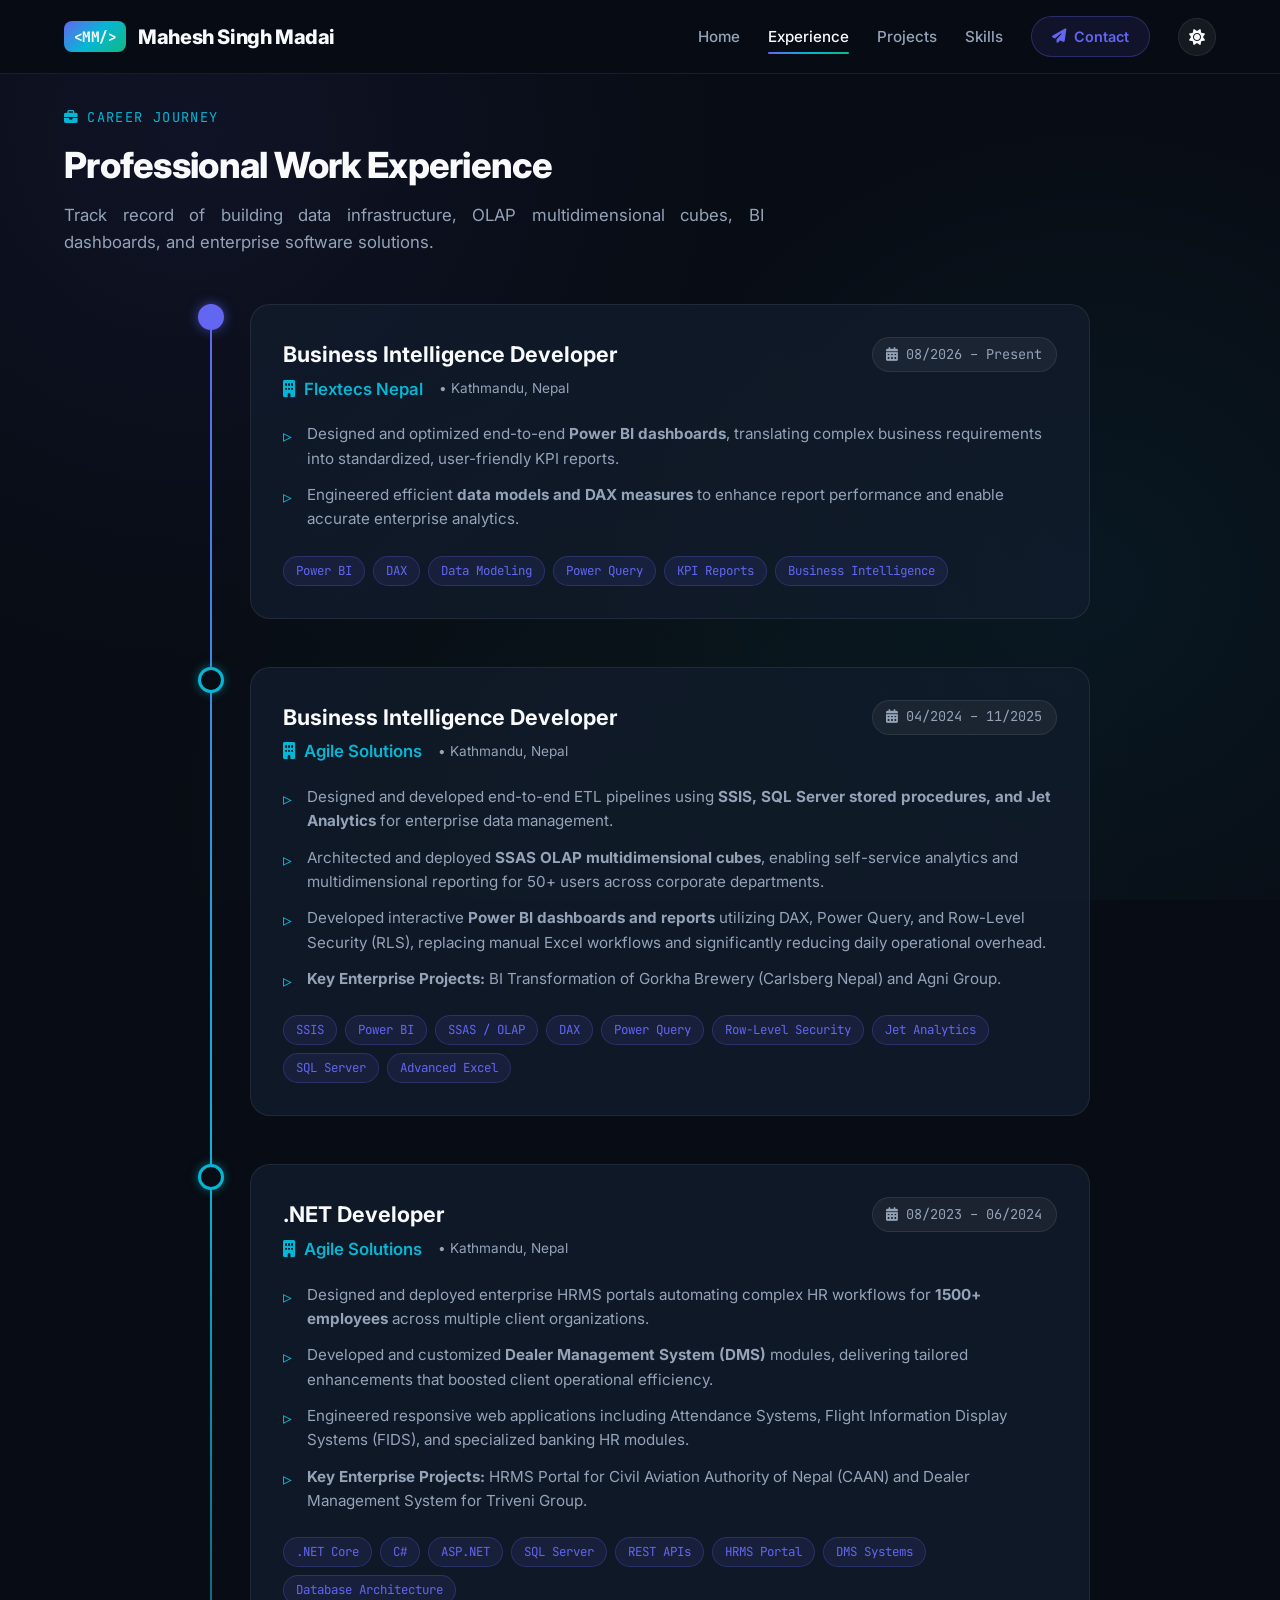
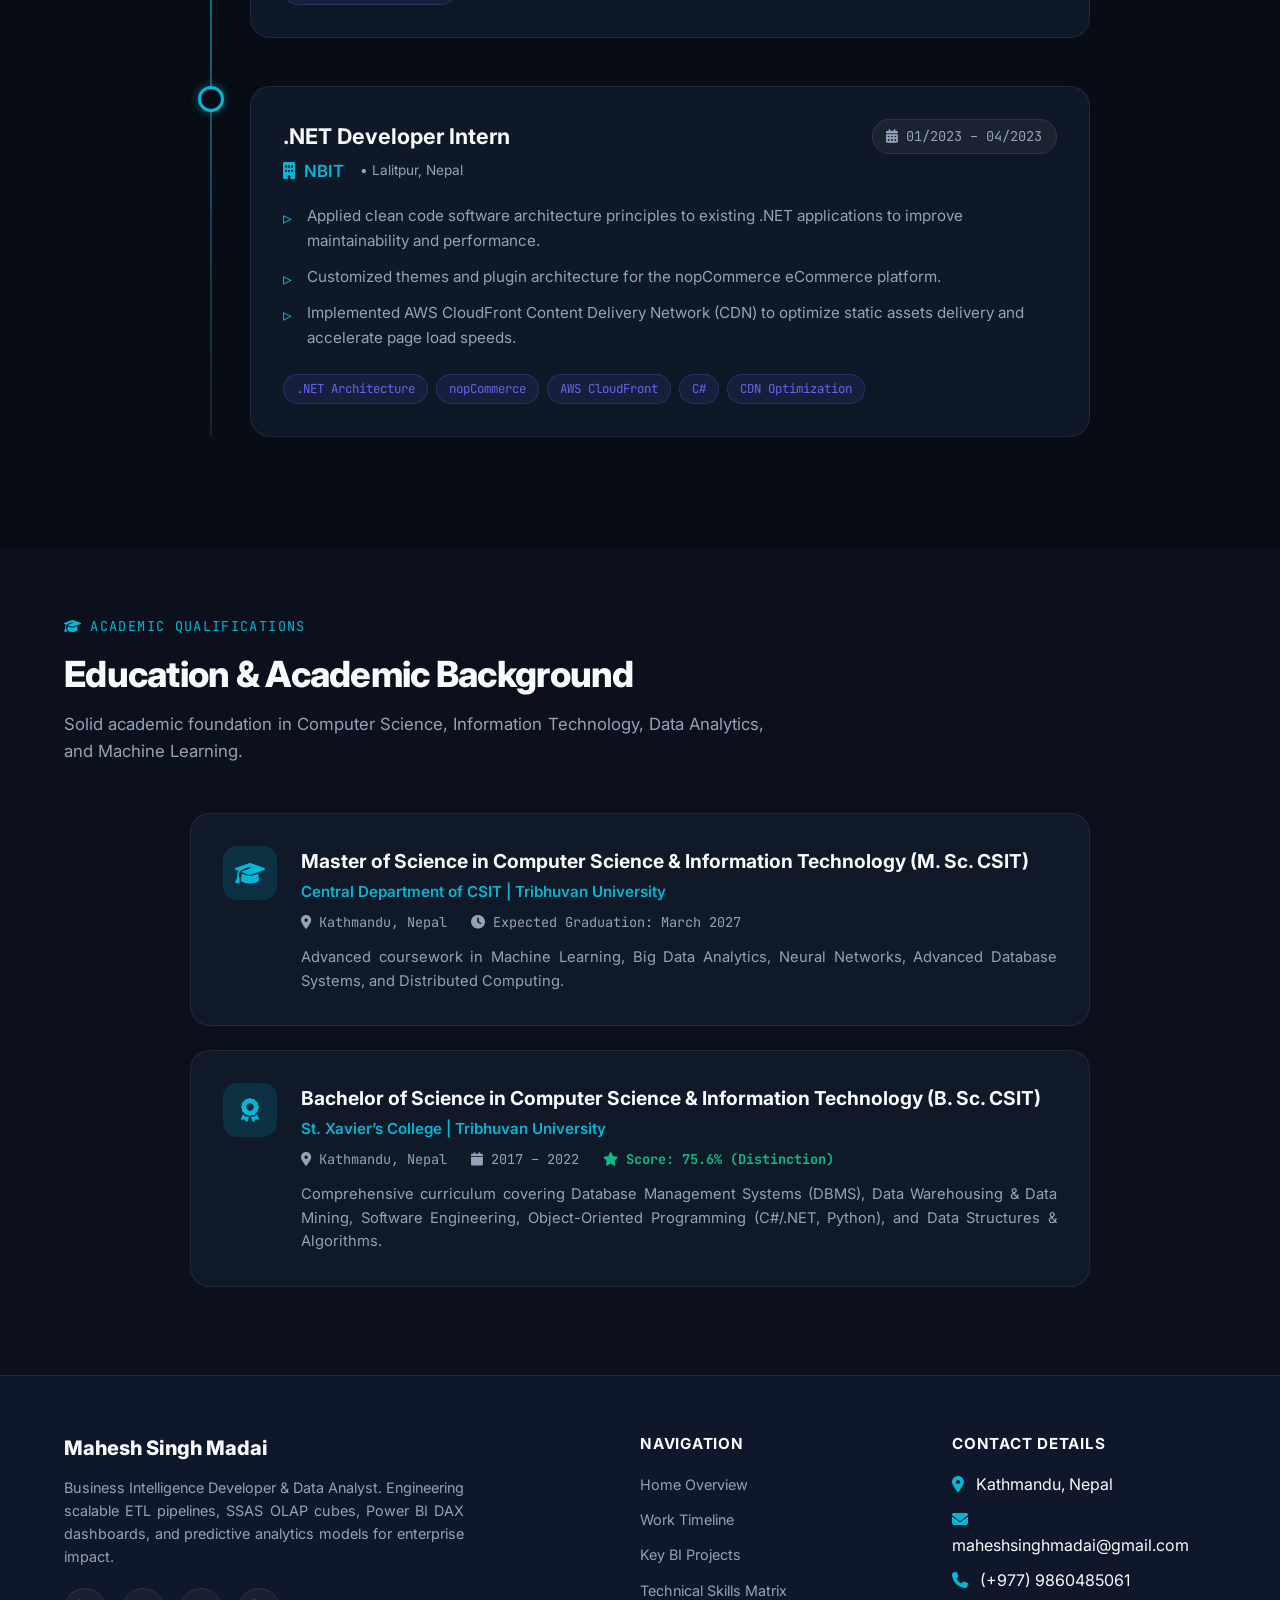
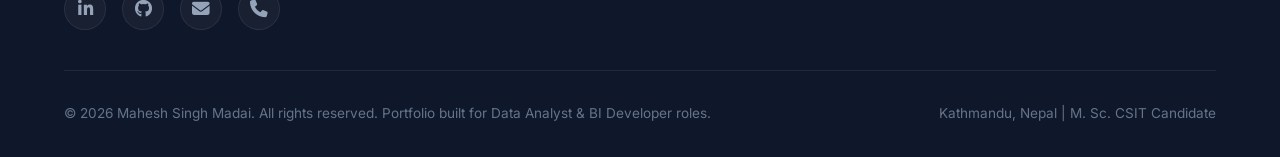
<file: experience.html>
<!DOCTYPE html>
<html lang="en">
<head>
    <meta charset="UTF-8">
    <meta name="viewport" content="width=device-width, initial-scale=1.0">
    <meta name="author" content="Mahesh Singh Madai">
    <meta name="description" content="Professional experience and education timeline of Mahesh Singh Madai - BI Developer & Data Analyst. Experience at Flextecs Nepal, Agile Solutions, NBIT, Carlsberg Nepal, and CAAN projects.">
    <title>Mahesh Singh Madai | Work Experience & Education</title>
    
    <!-- Font Awesome 6 Icons CDN -->
    <link rel="stylesheet" href="https://cdnjs.cloudflare.com/ajax/libs/font-awesome/6.4.0/css/all.min.css">
    <link rel="stylesheet" href="styles.css">
</head>
<body>

<div id="header-placeholder"></div>

<section class="section">
    <div class="container">
        <div class="section-head">
            <div class="section-tag"><i class="fa-solid fa-briefcase"></i> Career Journey</div>
            <h2 class="section-title">Professional Work Experience</h2>
            <p class="section-desc">Track record of building data infrastructure, OLAP multidimensional cubes, BI dashboards, and enterprise software solutions.</p>
        </div>

        <div class="timeline">
            <!-- JOB 1: BI Developer - Flextecs Nepal -->
            <div class="timeline-item active">
                <div class="timeline-marker"></div>
                <div class="job-card">
                    <div class="job-header">
                        <div class="job-title-group">
                            <h3>Business Intelligence Developer</h3>
                            <div class="job-company">
                                <i class="fa-solid fa-building"></i> Flextecs Nepal
                                <span style="font-size: 0.85rem; color: var(--text-muted); font-weight: normal; margin-left: 0.5rem;">• Kathmandu, Nepal</span>
                            </div>
                        </div>
                        <div class="job-period">
                            <i class="fa-solid fa-calendar-days"></i> 08/2026 – Present
                        </div>
                    </div>

                    <ul class="job-bullets">
                        <li>
                            Designed and optimized end-to-end <strong>Power BI dashboards</strong>, translating complex business requirements into standardized, user-friendly KPI reports.
                        </li>
                        <li>
                            Engineered efficient <strong>data models and DAX measures</strong> to enhance report performance and enable accurate enterprise analytics.
                        </li>
                    </ul>

                    <div class="tech-tags">
                        <span class="tag">Power BI</span>
                        <span class="tag">DAX</span>
                        <span class="tag">Data Modeling</span>
                        <span class="tag">Power Query</span>
                        <span class="tag">KPI Reports</span>
                        <span class="tag">Business Intelligence</span>
                    </div>
                </div>
            </div>

            <!-- JOB 2: BI Developer - Agile Solutions -->
            <div class="timeline-item">
                <div class="timeline-marker"></div>
                <div class="job-card">
                    <div class="job-header">
                        <div class="job-title-group">
                            <h3>Business Intelligence Developer</h3>
                            <div class="job-company">
                                <i class="fa-solid fa-building"></i> Agile Solutions
                                <span style="font-size: 0.85rem; color: var(--text-muted); font-weight: normal; margin-left: 0.5rem;">• Kathmandu, Nepal</span>
                            </div>
                        </div>
                        <div class="job-period">
                            <i class="fa-solid fa-calendar-days"></i> 04/2024 – 11/2025
                        </div>
                    </div>

                    <ul class="job-bullets">
                        <li>
                            Designed and developed end-to-end ETL pipelines using <strong>SSIS, SQL Server stored procedures, and Jet Analytics</strong> for enterprise data management.
                        </li>
                        <li>
                            Architected and deployed <strong>SSAS OLAP multidimensional cubes</strong>, enabling self-service analytics and multidimensional reporting for 50+ users across corporate departments.
                        </li>
                        <li>
                            Developed interactive <strong>Power BI dashboards and reports</strong> utilizing DAX, Power Query, and Row-Level Security (RLS), replacing manual Excel workflows and significantly reducing daily operational overhead.
                        </li>
                        <li>
                            <strong>Key Enterprise Projects:</strong> BI Transformation of Gorkha Brewery (Carlsberg Nepal) and Agni Group.
                        </li>
                    </ul>

                    <div class="tech-tags">
                        <span class="tag">SSIS</span>
                        <span class="tag">Power BI</span>
                        <span class="tag">SSAS / OLAP</span>
                        <span class="tag">DAX</span>
                        <span class="tag">Power Query</span>
                        <span class="tag">Row-Level Security</span>
                        <span class="tag">Jet Analytics</span>
                        <span class="tag">SQL Server</span>
                        <span class="tag">Advanced Excel</span>
                    </div>
                </div>
            </div>

            <!-- JOB 2: .NET Developer -->
            <div class="timeline-item">
                <div class="timeline-marker"></div>
                <div class="job-card">
                    <div class="job-header">
                        <div class="job-title-group">
                            <h3>.NET Developer</h3>
                            <div class="job-company">
                                <i class="fa-solid fa-building"></i> Agile Solutions
                                <span style="font-size: 0.85rem; color: var(--text-muted); font-weight: normal; margin-left: 0.5rem;">• Kathmandu, Nepal</span>
                            </div>
                        </div>
                        <div class="job-period">
                            <i class="fa-solid fa-calendar-days"></i> 08/2023 – 06/2024
                        </div>
                    </div>

                    <ul class="job-bullets">
                        <li>
                            Designed and deployed enterprise HRMS portals automating complex HR workflows for <strong>1500+ employees</strong> across multiple client organizations.
                        </li>
                        <li>
                            Developed and customized <strong>Dealer Management System (DMS)</strong> modules, delivering tailored enhancements that boosted client operational efficiency.
                        </li>
                        <li>
                            Engineered responsive web applications including Attendance Systems, Flight Information Display Systems (FIDS), and specialized banking HR modules.
                        </li>
                        <li>
                            <strong>Key Enterprise Projects:</strong> HRMS Portal for Civil Aviation Authority of Nepal (CAAN) and Dealer Management System for Triveni Group.
                        </li>
                    </ul>

                    <div class="tech-tags">
                        <span class="tag">.NET Core</span>
                        <span class="tag">C#</span>
                        <span class="tag">ASP.NET</span>
                        <span class="tag">SQL Server</span>
                        <span class="tag">REST APIs</span>
                        <span class="tag">HRMS Portal</span>
                        <span class="tag">DMS Systems</span>
                        <span class="tag">Database Architecture</span>
                    </div>
                </div>
            </div>

            <!-- JOB 3: .NET Developer Intern -->
            <div class="timeline-item">
                <div class="timeline-marker"></div>
                <div class="job-card">
                    <div class="job-header">
                        <div class="job-title-group">
                            <h3>.NET Developer Intern</h3>
                            <div class="job-company">
                                <i class="fa-solid fa-building"></i> NBIT
                                <span style="font-size: 0.85rem; color: var(--text-muted); font-weight: normal; margin-left: 0.5rem;">• Lalitpur, Nepal</span>
                            </div>
                        </div>
                        <div class="job-period">
                            <i class="fa-solid fa-calendar-days"></i> 01/2023 – 04/2023
                        </div>
                    </div>

                    <ul class="job-bullets">
                        <li>
                            Applied clean code software architecture principles to existing .NET applications to improve maintainability and performance.
                        </li>
                        <li>
                            Customized themes and plugin architecture for the nopCommerce eCommerce platform.
                        </li>
                        <li>
                            Implemented AWS CloudFront Content Delivery Network (CDN) to optimize static assets delivery and accelerate page load speeds.
                        </li>
                    </ul>

                    <div class="tech-tags">
                        <span class="tag">.NET Architecture</span>
                        <span class="tag">nopCommerce</span>
                        <span class="tag">AWS CloudFront</span>
                        <span class="tag">C#</span>
                        <span class="tag">CDN Optimization</span>
                    </div>
                </div>
            </div>
        </div>
    </div>
</section>

<!-- EDUCATION SECTION -->
<section class="section" style="background: rgba(15, 23, 42, 0.4);">
    <div class="container">
        <div class="section-head">
            <div class="section-tag"><i class="fa-solid fa-graduation-cap"></i> Academic Qualifications</div>
            <h2 class="section-title">Education & Academic Background</h2>
            <p class="section-desc">Solid academic foundation in Computer Science, Information Technology, Data Analytics, and Machine Learning.</p>
        </div>

        <div style="max-width: 900px; margin: 0 auto;">
            <!-- Master's Degree -->
            <div class="edu-card">
                <div class="edu-icon">
                    <i class="fa-solid fa-graduation-cap"></i>
                </div>
                <div class="edu-details" style="flex-grow: 1;">
                    <h3>Master of Science in Computer Science & Information Technology (M. Sc. CSIT)</h3>
                    <div class="edu-institution">Central Department of CSIT | Tribhuvan University</div>
                    <div class="edu-meta">
                        <span><i class="fa-solid fa-location-dot"></i> Kathmandu, Nepal</span>
                        <span><i class="fa-solid fa-clock"></i> Expected Graduation: March 2027</span>
                    </div>
                    <p style="color: var(--text-muted); font-size: 0.92rem; margin-top: 0.75rem;">
                        Advanced coursework in Machine Learning, Big Data Analytics, Neural Networks, Advanced Database Systems, and Distributed Computing.
                    </p>
                </div>
            </div>

            <!-- Bachelor's Degree -->
            <div class="edu-card">
                <div class="edu-icon">
                    <i class="fa-solid fa-award"></i>
                </div>
                <div class="edu-details" style="flex-grow: 1;">
                    <h3>Bachelor of Science in Computer Science & Information Technology (B. Sc. CSIT)</h3>
                    <div class="edu-institution">St. Xavier’s College | Tribhuvan University</div>
                    <div class="edu-meta">
                        <span><i class="fa-solid fa-location-dot"></i> Kathmandu, Nepal</span>
                        <span><i class="fa-solid fa-calendar"></i> 2017 – 2022</span>
                        <span style="color: var(--accent-emerald); font-weight: 700;"><i class="fa-solid fa-star"></i> Score: 75.6% (Distinction)</span>
                    </div>
                    <p style="color: var(--text-muted); font-size: 0.92rem; margin-top: 0.75rem;">
                        Comprehensive curriculum covering Database Management Systems (DBMS), Data Warehousing & Data Mining, Software Engineering, Object-Oriented Programming (C#/.NET, Python), and Data Structures & Algorithms.
                    </p>
                </div>
            </div>
        </div>
    </div>
</section>

<div id="footer-placeholder"></div>

<script src="script.js"></script>
</body>
</html>
</file>
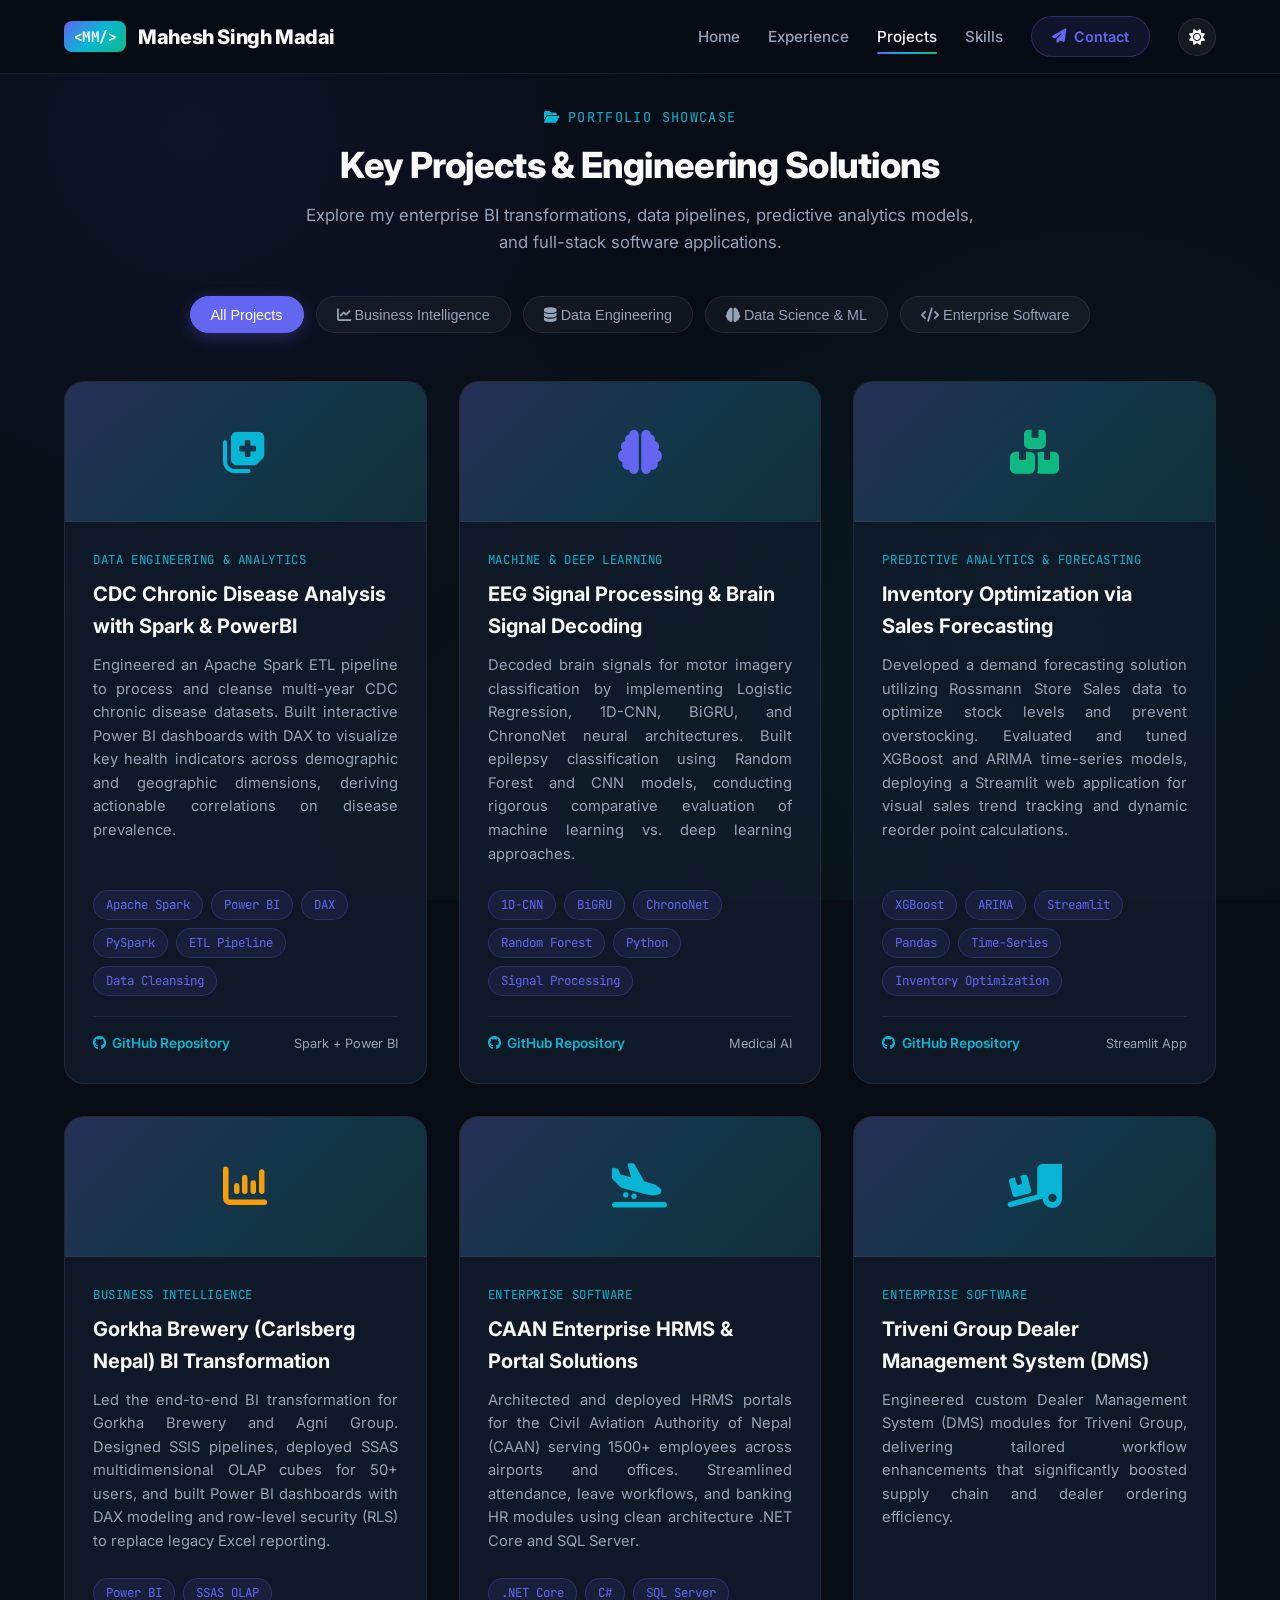
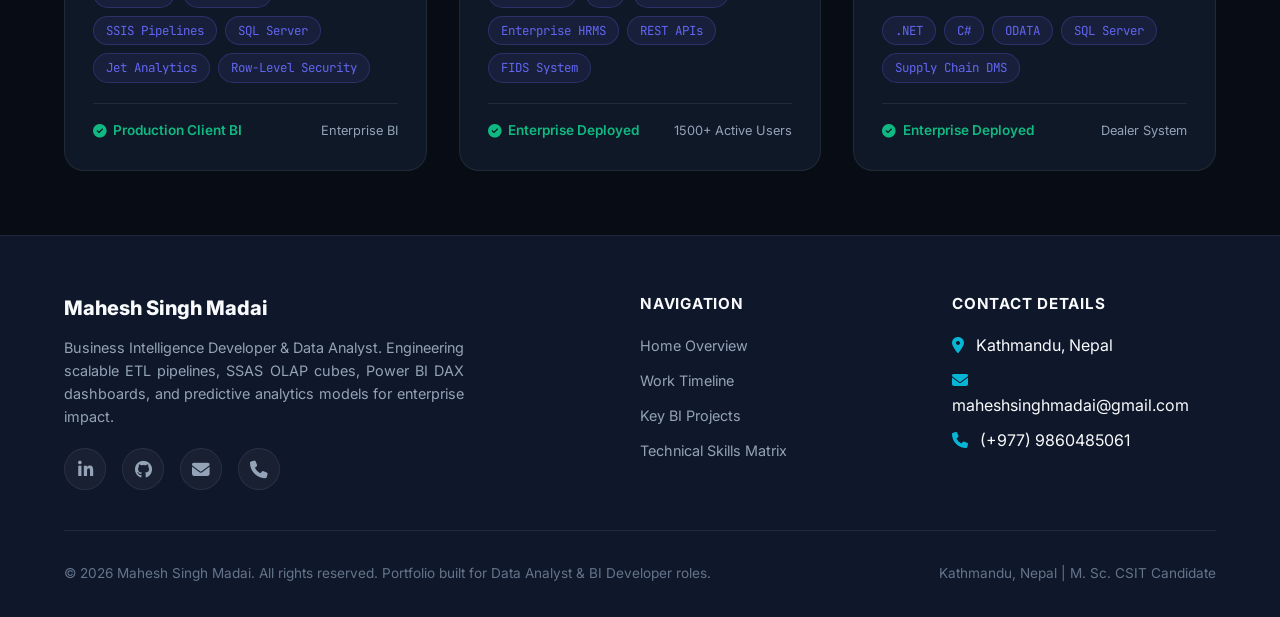
<file: projects.html>
<!DOCTYPE html>
<html lang="en">

<head>
    <meta charset="UTF-8">
    <meta name="viewport" content="width=device-width, initial-scale=1.0">
    <meta name="author" content="Mahesh Singh Madai">
    <meta name="description"
        content="Portfolio of Business Intelligence, Data Engineering, and Machine Learning projects by Mahesh Singh Madai. CDC Spark Analysis, EEG Deep Learning, Inventory Forecasting, Carlsberg BI.">
    <title>Mahesh Singh Madai | Analytics & BI Projects Showcase</title>

    <!-- Font Awesome 6 Icons CDN -->
    <link rel="stylesheet" href="https://cdnjs.cloudflare.com/ajax/libs/font-awesome/6.4.0/css/all.min.css">
    <link rel="stylesheet" href="styles.css">
</head>

<body>

    <div id="header-placeholder"></div>

    <section class="section">
        <div class="container">
            <div class="section-head text-center" style="text-align: center; margin-bottom: 2.5rem;">
                <div class="section-tag" style="justify-content: center;"><i class="fa-solid fa-folder-open"></i>
                    Portfolio Showcase</div>
                <h2 class="section-title">Key Projects & Engineering Solutions</h2>
                <p class="section-desc" style="margin: 0.5rem auto 0;">Explore my enterprise BI transformations, data
                    pipelines, predictive analytics models, and full-stack software applications.</p>
            </div>

            <!-- Filter Bar -->
            <div class="filter-bar">
                <button class="filter-btn active" data-filter="all">All Projects</button>
                <button class="filter-btn" data-filter="bi"><i class="fa-solid fa-chart-line"></i> Business
                    Intelligence</button>
                <button class="filter-btn" data-filter="de"><i class="fa-solid fa-database"></i> Data
                    Engineering</button>
                <button class="filter-btn" data-filter="ml"><i class="fa-solid fa-brain"></i> Data Science & ML</button>
                <button class="filter-btn" data-filter="software"><i class="fa-solid fa-code"></i> Enterprise
                    Software</button>
            </div>

            <!-- Projects Grid -->
            <div class="proj-grid" id="projects-grid">

                <!-- Project 1: CDC Spark & PowerBI -->
                <div class="proj-card" data-category="de">
                    <div class="proj-header-banner">
                        <i class="fa-solid fa-notes-medical proj-icon-lg"></i>
                    </div>
                    <div class="proj-body">
                        <div class="proj-category">Data Engineering & Analytics</div>
                        <h3 class="proj-title">CDC Chronic Disease Analysis with Spark & PowerBI</h3>
                        <p class="proj-desc">
                            Engineered an Apache Spark ETL pipeline to process and cleanse multi-year CDC chronic
                            disease datasets. Built interactive Power BI dashboards with DAX to visualize key health
                            indicators across demographic and geographic dimensions, deriving actionable correlations on
                            disease prevalence.
                        </p>
                        <div class="tech-tags" style="margin-bottom: 1.25rem;">
                            <span class="tag">Apache Spark</span>
                            <span class="tag">Power BI</span>
                            <span class="tag">DAX</span>
                            <span class="tag">PySpark</span>
                            <span class="tag">ETL Pipeline</span>
                            <span class="tag">Data Cleansing</span>
                        </div>
                        <div class="proj-footer">
                            <a href="https://github.com/maheshsinghmadai" target="_blank" class="proj-link">
                                <i class="fa-brands fa-github"></i> GitHub Repository
                            </a>
                            <span style="font-size: 0.8rem; color: var(--text-muted);">Spark + Power BI</span>
                        </div>
                    </div>
                </div>

                <!-- Project 2: EEG Signal Processing -->
                <div class="proj-card" data-category="ml">
                    <div class="proj-header-banner">
                        <i class="fa-solid fa-brain proj-icon-lg" style="color: var(--accent-indigo);"></i>
                    </div>
                    <div class="proj-body">
                        <div class="proj-category">Machine & Deep Learning</div>
                        <h3 class="proj-title">EEG Signal Processing & Brain Signal Decoding</h3>
                        <p class="proj-desc">
                            Decoded brain signals for motor imagery classification by implementing Logistic Regression,
                            1D-CNN, BiGRU, and ChronoNet neural architectures. Built epilepsy classification using
                            Random Forest and CNN models, conducting rigorous comparative evaluation of machine learning
                            vs. deep learning approaches.
                        </p>
                        <div class="tech-tags" style="margin-bottom: 1.25rem;">
                            <span class="tag">1D-CNN</span>
                            <span class="tag">BiGRU</span>
                            <span class="tag">ChronoNet</span>
                            <span class="tag">Random Forest</span>
                            <span class="tag">Python</span>
                            <span class="tag">Signal Processing</span>
                        </div>
                        <div class="proj-footer">
                            <a href="https://github.com/maheshsinghmadai" target="_blank" class="proj-link">
                                <i class="fa-brands fa-github"></i> GitHub Repository
                            </a>
                            <span style="font-size: 0.8rem; color: var(--text-muted);">Medical AI</span>
                        </div>
                    </div>
                </div>

                <!-- Project 3: Inventory Optimization -->
                <div class="proj-card" data-category="ml">
                    <div class="proj-header-banner">
                        <i class="fa-solid fa-boxes-stacked proj-icon-lg" style="color: var(--accent-emerald);"></i>
                    </div>
                    <div class="proj-body">
                        <div class="proj-category">Predictive Analytics & Forecasting</div>
                        <h3 class="proj-title">Inventory Optimization via Sales Forecasting</h3>
                        <p class="proj-desc">
                            Developed a demand forecasting solution utilizing Rossmann Store Sales data to optimize
                            stock levels and prevent overstocking. Evaluated and tuned XGBoost and ARIMA time-series
                            models, deploying a Streamlit web application for visual sales trend tracking and dynamic
                            reorder point calculations.
                        </p>
                        <div class="tech-tags" style="margin-bottom: 1.25rem;">
                            <span class="tag">XGBoost</span>
                            <span class="tag">ARIMA</span>
                            <span class="tag">Streamlit</span>
                            <span class="tag">Pandas</span>
                            <span class="tag">Time-Series</span>
                            <span class="tag">Inventory Optimization</span>
                        </div>
                        <div class="proj-footer">
                            <a href="https://github.com/maheshsinghmadai" target="_blank" class="proj-link">
                                <i class="fa-brands fa-github"></i> GitHub Repository
                            </a>
                            <span style="font-size: 0.8rem; color: var(--text-muted);">Streamlit App</span>
                        </div>
                    </div>
                </div>

                <!-- Project 4: Carlsberg Nepal & Agni BI -->
                <div class="proj-card" data-category="bi">
                    <div class="proj-header-banner">
                        <i class="fa-solid fa-chart-column proj-icon-lg" style="color: var(--accent-amber);"></i>
                    </div>
                    <div class="proj-body">
                        <div class="proj-category">Business Intelligence</div>
                        <h3 class="proj-title">Gorkha Brewery (Carlsberg Nepal) BI Transformation</h3>
                        <p class="proj-desc">
                            Led the end-to-end BI transformation for Gorkha Brewery and Agni Group. Designed SSIS
                            pipelines, deployed SSAS multidimensional OLAP cubes for 50+ users, and built Power BI
                            dashboards with DAX modeling and row-level security (RLS) to replace legacy Excel reporting.
                        </p>
                        <div class="tech-tags" style="margin-bottom: 1.25rem;">
                            <span class="tag">Power BI</span>
                            <span class="tag">SSAS OLAP</span>
                            <span class="tag">SSIS Pipelines</span>
                            <span class="tag">SQL Server</span>
                            <span class="tag">Jet Analytics</span>
                            <span class="tag">Row-Level Security</span>
                        </div>
                        <div class="proj-footer">
                            <span class="proj-link" style="color: var(--accent-emerald);">
                                <i class="fa-solid fa-circle-check"></i> Production Client BI
                            </span>
                            <span style="font-size: 0.8rem; color: var(--text-muted);">Enterprise BI</span>
                        </div>
                    </div>
                </div>

                <!-- Project 5: CAAN HRMS Portal -->
                <div class="proj-card" data-category="software">
                    <div class="proj-header-banner">
                        <i class="fa-solid fa-plane-arrival proj-icon-lg"></i>
                    </div>
                    <div class="proj-body">
                        <div class="proj-category">Enterprise Software</div>
                        <h3 class="proj-title">CAAN Enterprise HRMS & Portal Solutions</h3>
                        <p class="proj-desc">
                            Architected and deployed HRMS portals for the Civil Aviation Authority of Nepal (CAAN)
                            serving 1500+ employees across airports and offices. Streamlined attendance, leave
                            workflows, and banking HR modules using clean architecture .NET Core and SQL Server.
                        </p>
                        <div class="tech-tags" style="margin-bottom: 1.25rem;">
                            <span class="tag">.NET Core</span>
                            <span class="tag">C#</span>
                            <span class="tag">SQL Server</span>
                            <span class="tag">Enterprise HRMS</span>
                            <span class="tag">REST APIs</span>
                            <span class="tag">FIDS System</span>
                        </div>
                        <div class="proj-footer">
                            <span class="proj-link" style="color: var(--accent-emerald);">
                                <i class="fa-solid fa-circle-check"></i> Enterprise Deployed
                            </span>
                            <span style="font-size: 0.8rem; color: var(--text-muted);">1500+ Active Users</span>
                        </div>
                    </div>
                </div>

                <!-- Project 6: Triveni Group DMS -->
                <div class="proj-card" data-category="software">
                    <div class="proj-header-banner">
                        <i class="fa-solid fa-truck-ramp-box proj-icon-lg" style="color: var(--accent-cyan);"></i>
                    </div>
                    <div class="proj-body">
                        <div class="proj-category">Enterprise Software</div>
                        <h3 class="proj-title">Triveni Group Dealer Management System (DMS)</h3>
                        <p class="proj-desc">
                            Engineered custom Dealer Management System (DMS) modules for Triveni Group, delivering
                            tailored workflow enhancements that significantly boosted supply chain and dealer ordering
                            efficiency.
                        </p>
                        <div class="tech-tags" style="margin-bottom: 1.25rem;">
                            <span class="tag">.NET</span>
                            <span class="tag">C#</span>
                            <span class="tag">ODATA</span>
                            <span class="tag">SQL Server</span>
                            <span class="tag">Supply Chain DMS</span>
                        </div>
                        <div class="proj-footer">
                            <span class="proj-link" style="color: var(--accent-emerald);">
                                <i class="fa-solid fa-circle-check"></i> Enterprise Deployed
                            </span>
                            <span style="font-size: 0.8rem; color: var(--text-muted);">Dealer System</span>
                        </div>
                    </div>
                </div>

            </div>
        </div>
    </section>

    <div id="footer-placeholder"></div>

    <script src="script.js"></script>
</body>

</html>
</file>
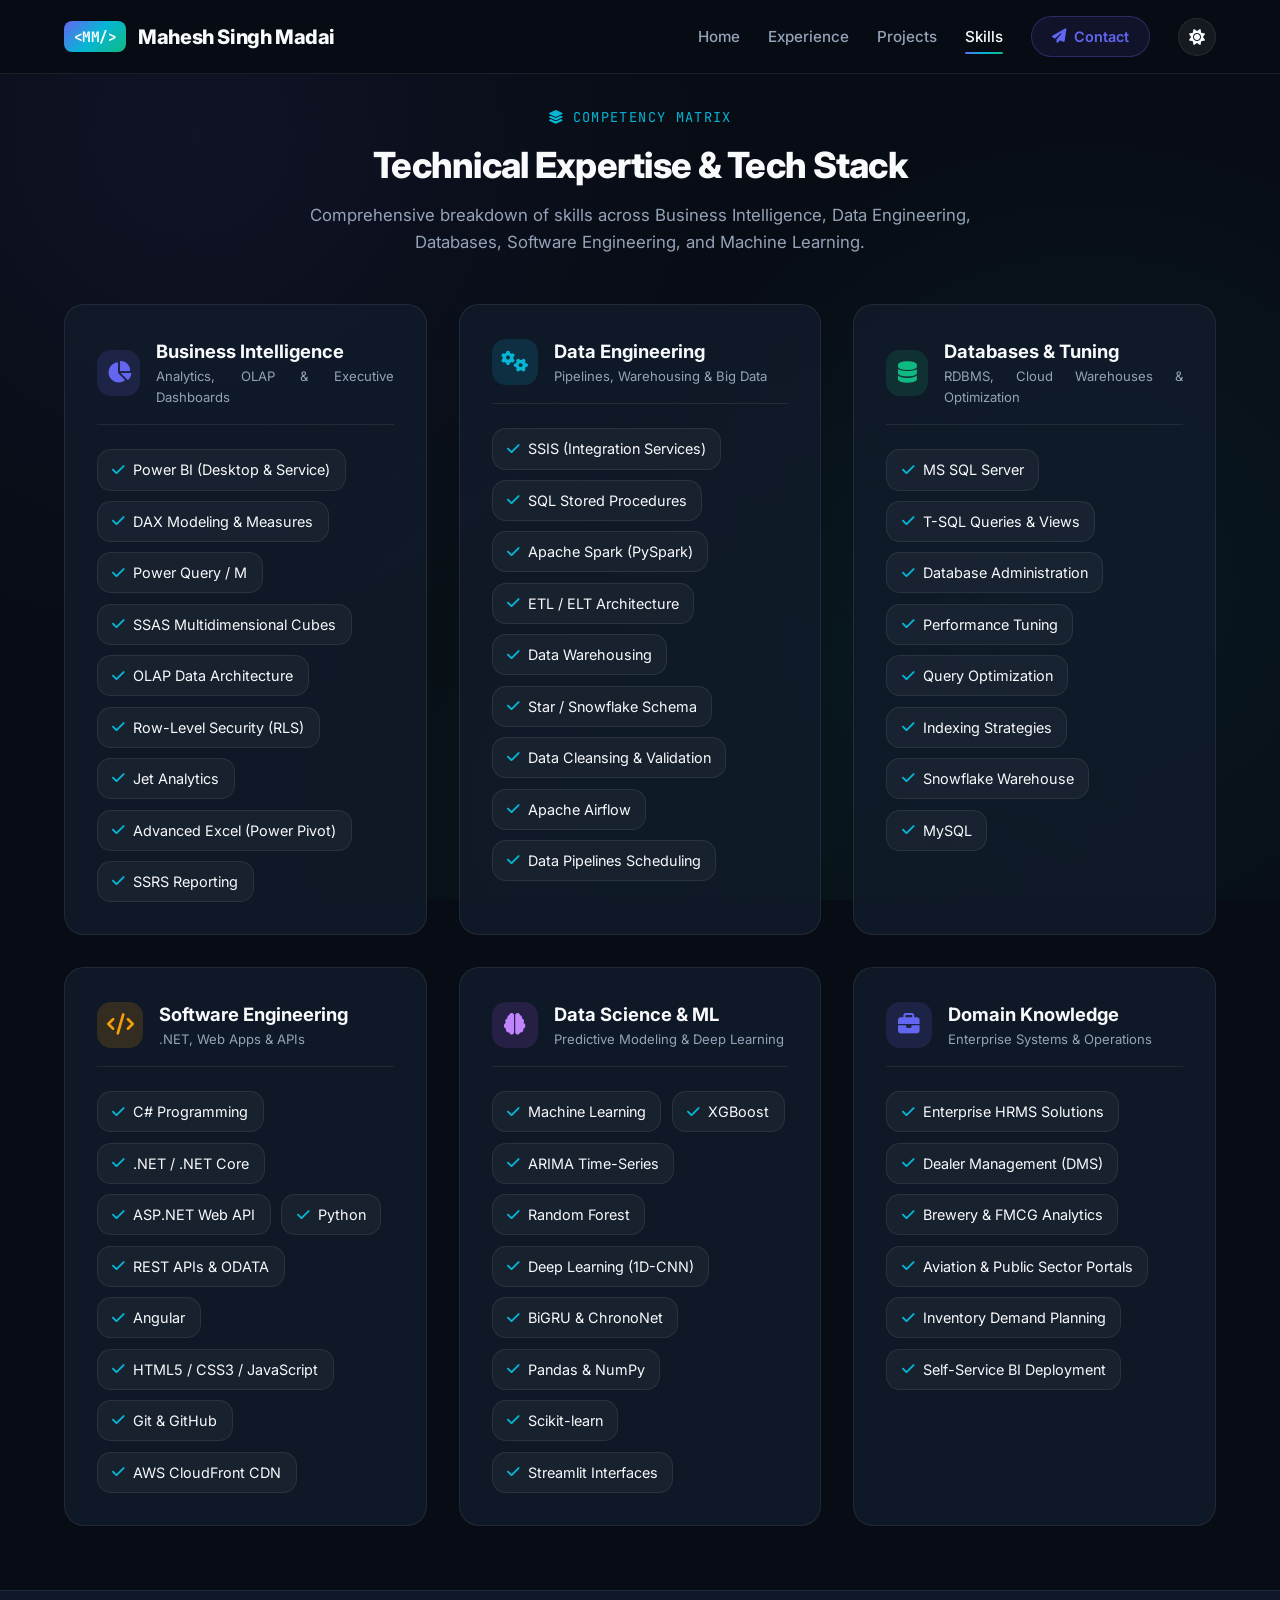
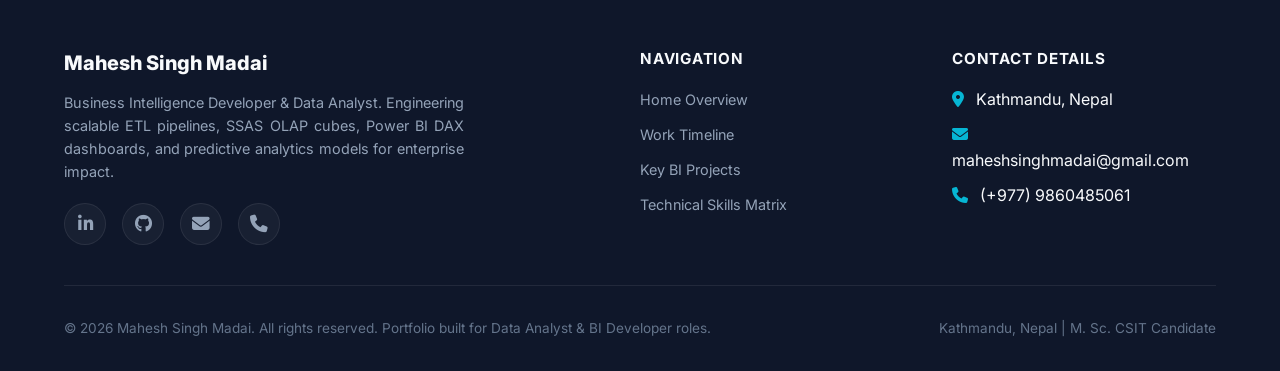
<file: skills.html>
<!DOCTYPE html>
<html lang="en">
<head>
    <meta charset="UTF-8">
    <meta name="viewport" content="width=device-width, initial-scale=1.0">
    <meta name="author" content="Mahesh Singh Madai">
    <meta name="description" content="Technical skills matrix of Mahesh Singh Madai - Power BI, SSIS, SSAS OLAP Cubes, SQL Server, Apache Spark, Python, .NET, Machine Learning, Data Warehousing.">
    <title>Mahesh Singh Madai | Technical Skills Matrix</title>
    
    <!-- Font Awesome 6 Icons CDN -->
    <link rel="stylesheet" href="https://cdnjs.cloudflare.com/ajax/libs/font-awesome/6.4.0/css/all.min.css">
    <link rel="stylesheet" href="styles.css">
</head>
<body>

<div id="header-placeholder"></div>

<section class="section">
    <div class="container">
        <div class="section-head text-center" style="text-align: center; margin-bottom: 3rem;">
            <div class="section-tag" style="justify-content: center;"><i class="fa-solid fa-layer-group"></i> Competency Matrix</div>
            <h2 class="section-title">Technical Expertise & Tech Stack</h2>
            <p class="section-desc" style="margin: 0.5rem auto 0;">Comprehensive breakdown of skills across Business Intelligence, Data Engineering, Databases, Software Engineering, and Machine Learning.</p>
        </div>

        <div class="skills-container">

            <!-- Category 1: BI & Visualization -->
            <div class="skill-category-card">
                <div class="skill-cat-header">
                    <div class="skill-cat-icon">
                        <i class="fa-solid fa-chart-pie"></i>
                    </div>
                    <div class="skill-cat-title">
                        <h3>Business Intelligence</h3>
                        <p>Analytics, OLAP & Executive Dashboards</p>
                    </div>
                </div>

                <div class="skill-items-wrap">
                    <div class="skill-pill"><i class="fa-solid fa-check"></i> Power BI (Desktop & Service)</div>
                    <div class="skill-pill"><i class="fa-solid fa-check"></i> DAX Modeling & Measures</div>
                    <div class="skill-pill"><i class="fa-solid fa-check"></i> Power Query / M</div>
                    <div class="skill-pill"><i class="fa-solid fa-check"></i> SSAS Multidimensional Cubes</div>
                    <div class="skill-pill"><i class="fa-solid fa-check"></i> OLAP Data Architecture</div>
                    <div class="skill-pill"><i class="fa-solid fa-check"></i> Row-Level Security (RLS)</div>
                    <div class="skill-pill"><i class="fa-solid fa-check"></i> Jet Analytics</div>
                    <div class="skill-pill"><i class="fa-solid fa-check"></i> Advanced Excel (Power Pivot)</div>
                    <div class="skill-pill"><i class="fa-solid fa-check"></i> SSRS Reporting</div>
                </div>
            </div>

            <!-- Category 2: Data Engineering & ETL -->
            <div class="skill-category-card">
                <div class="skill-cat-header">
                    <div class="skill-cat-icon" style="background: rgba(6, 182, 212, 0.15); color: var(--accent-cyan);">
                        <i class="fa-solid fa-gears"></i>
                    </div>
                    <div class="skill-cat-title">
                        <h3>Data Engineering</h3>
                        <p>Pipelines, Warehousing & Big Data</p>
                    </div>
                </div>

                <div class="skill-items-wrap">
                    <div class="skill-pill"><i class="fa-solid fa-check"></i> SSIS (Integration Services)</div>
                    <div class="skill-pill"><i class="fa-solid fa-check"></i> SQL Stored Procedures</div>
                    <div class="skill-pill"><i class="fa-solid fa-check"></i> Apache Spark (PySpark)</div>
                    <div class="skill-pill"><i class="fa-solid fa-check"></i> ETL / ELT Architecture</div>
                    <div class="skill-pill"><i class="fa-solid fa-check"></i> Data Warehousing</div>
                    <div class="skill-pill"><i class="fa-solid fa-check"></i> Star / Snowflake Schema</div>
                    <div class="skill-pill"><i class="fa-solid fa-check"></i> Data Cleansing & Validation</div>
                    <div class="skill-pill"><i class="fa-solid fa-check"></i> Apache Airflow</div>
                    <div class="skill-pill"><i class="fa-solid fa-check"></i> Data Pipelines Scheduling</div>
                </div>
            </div>

            <!-- Category 3: Databases & Performance -->
            <div class="skill-category-card">
                <div class="skill-cat-header">
                    <div class="skill-cat-icon" style="background: rgba(16, 185, 129, 0.15); color: var(--accent-emerald);">
                        <i class="fa-solid fa-database"></i>
                    </div>
                    <div class="skill-cat-title">
                        <h3>Databases & Tuning</h3>
                        <p>RDBMS, Cloud Warehouses & Optimization</p>
                    </div>
                </div>

                <div class="skill-items-wrap">
                    <div class="skill-pill"><i class="fa-solid fa-check"></i> MS SQL Server</div>
                    <div class="skill-pill"><i class="fa-solid fa-check"></i> T-SQL Queries & Views</div>
                    <div class="skill-pill"><i class="fa-solid fa-check"></i> Database Administration</div>
                    <div class="skill-pill"><i class="fa-solid fa-check"></i> Performance Tuning</div>
                    <div class="skill-pill"><i class="fa-solid fa-check"></i> Query Optimization</div>
                    <div class="skill-pill"><i class="fa-solid fa-check"></i> Indexing Strategies</div>
                    <div class="skill-pill"><i class="fa-solid fa-check"></i> Snowflake Warehouse</div>
                    <div class="skill-pill"><i class="fa-solid fa-check"></i> MySQL</div>
                </div>
            </div>

            <!-- Category 4: Software Development -->
            <div class="skill-category-card">
                <div class="skill-cat-header">
                    <div class="skill-cat-icon" style="background: rgba(245, 158, 11, 0.15); color: var(--accent-amber);">
                        <i class="fa-solid fa-code"></i>
                    </div>
                    <div class="skill-cat-title">
                        <h3>Software Engineering</h3>
                        <p>.NET, Web Apps & APIs</p>
                    </div>
                </div>

                <div class="skill-items-wrap">
                    <div class="skill-pill"><i class="fa-solid fa-check"></i> C# Programming</div>
                    <div class="skill-pill"><i class="fa-solid fa-check"></i> .NET / .NET Core</div>
                    <div class="skill-pill"><i class="fa-solid fa-check"></i> ASP.NET Web API</div>
                    <div class="skill-pill"><i class="fa-solid fa-check"></i> Python</div>
                    <div class="skill-pill"><i class="fa-solid fa-check"></i> REST APIs & ODATA</div>
                    <div class="skill-pill"><i class="fa-solid fa-check"></i> Angular</div>
                    <div class="skill-pill"><i class="fa-solid fa-check"></i> HTML5 / CSS3 / JavaScript</div>
                    <div class="skill-pill"><i class="fa-solid fa-check"></i> Git & GitHub</div>
                    <div class="skill-pill"><i class="fa-solid fa-check"></i> AWS CloudFront CDN</div>
                </div>
            </div>

            <!-- Category 5: Machine Learning & Science -->
            <div class="skill-category-card">
                <div class="skill-cat-header">
                    <div class="skill-cat-icon" style="background: rgba(168, 85, 247, 0.15); color: #c084fc;">
                        <i class="fa-solid fa-brain"></i>
                    </div>
                    <div class="skill-cat-title">
                        <h3>Data Science & ML</h3>
                        <p>Predictive Modeling & Deep Learning</p>
                    </div>
                </div>

                <div class="skill-items-wrap">
                    <div class="skill-pill"><i class="fa-solid fa-check"></i> Machine Learning</div>
                    <div class="skill-pill"><i class="fa-solid fa-check"></i> XGBoost</div>
                    <div class="skill-pill"><i class="fa-solid fa-check"></i> ARIMA Time-Series</div>
                    <div class="skill-pill"><i class="fa-solid fa-check"></i> Random Forest</div>
                    <div class="skill-pill"><i class="fa-solid fa-check"></i> Deep Learning (1D-CNN)</div>
                    <div class="skill-pill"><i class="fa-solid fa-check"></i> BiGRU & ChronoNet</div>
                    <div class="skill-pill"><i class="fa-solid fa-check"></i> Pandas & NumPy</div>
                    <div class="skill-pill"><i class="fa-solid fa-check"></i> Scikit-learn</div>
                    <div class="skill-pill"><i class="fa-solid fa-check"></i> Streamlit Interfaces</div>
                </div>
            </div>

            <!-- Category 6: Domain & Enterprise Solutions -->
            <div class="skill-category-card">
                <div class="skill-cat-header">
                    <div class="skill-cat-icon" style="background: rgba(99, 102, 241, 0.15); color: var(--accent-indigo);">
                        <i class="fa-solid fa-briefcase"></i>
                    </div>
                    <div class="skill-cat-title">
                        <h3>Domain Knowledge</h3>
                        <p>Enterprise Systems & Operations</p>
                    </div>
                </div>

                <div class="skill-items-wrap">
                    <div class="skill-pill"><i class="fa-solid fa-check"></i> Enterprise HRMS Solutions</div>
                    <div class="skill-pill"><i class="fa-solid fa-check"></i> Dealer Management (DMS)</div>
                    <div class="skill-pill"><i class="fa-solid fa-check"></i> Brewery & FMCG Analytics</div>
                    <div class="skill-pill"><i class="fa-solid fa-check"></i> Aviation & Public Sector Portals</div>
                    <div class="skill-pill"><i class="fa-solid fa-check"></i> Inventory Demand Planning</div>
                    <div class="skill-pill"><i class="fa-solid fa-check"></i> Self-Service BI Deployment</div>
                </div>
            </div>

        </div>
    </div>
</section>

<div id="footer-placeholder"></div>

<script src="script.js"></script>
</body>
</html>
</file>
<file: styles.css>
/* ==========================================================================
   MAHESH SINGH MADAI - DATA ANALYST & BI DEVELOPER PORTFOLIO
   Design System & Modern Dark Theme Architecture
   ========================================================================== */

@import url('https://fonts.googleapis.com/css2?family=Inter:wght@300;400;500;600;700;800&family=JetBrains+Mono:wght@400;500;600&display=swap');

:root {
  /* Color Palette - Premium Slate & Cyan/Indigo Theme */
  --bg-dark: #080c14;
  --bg-surface: #0f172a;
  --bg-card: rgba(18, 28, 45, 0.75);
  --bg-card-hover: rgba(28, 42, 66, 0.85);
  --bg-nav: rgba(8, 12, 20, 0.96);

  --border-subtle: rgba(255, 255, 255, 0.08);
  --border-glow: rgba(99, 102, 241, 0.25);
  --border-accent: rgba(6, 182, 212, 0.4);

  /* Primary & Accent Colors */
  --accent-indigo: #6366f1;
  --accent-cyan: #06b6d4;
  --accent-teal: #14b8a6;
  --accent-emerald: #10b981;
  --accent-amber: #f59e0b;
  --accent-gradient: linear-gradient(135deg, #6366f1 0%, #06b6d4 50%, #10b981 100%);
  --accent-gradient-text: linear-gradient(135deg, #818cf8 0%, #38bdf8 50%, #34d399 100%);

  /* Text Colors */
  --text-main: #f8fafc;
  --text-muted: #94a3b8;
  --text-subtle: #64748b;
  --text-highlight: #38bdf8;

  /* Typography */
  --font-sans: 'Inter', system-ui, -apple-system, BlinkMacSystemFont, sans-serif;
  --font-mono: 'JetBrains Mono', monospace;

  /* Shadows & Glassmorphism */
  --glass-shadow: 0 8px 32px 0 rgba(0, 0, 0, 0.37);
  --glow-shadow: 0 0 25px rgba(99, 102, 241, 0.15);
  --radius-sm: 8px;
  --radius-md: 14px;
  --radius-lg: 20px;
  --radius-pill: 9999px;
  --transition: all 0.3s cubic-bezier(0.4, 0, 0.2, 1);
}

/* Light Theme Variables */
:root[data-theme="light"] {
  --bg-dark: #f8fafc;
  --bg-surface: #ffffff;
  --bg-card: rgba(255, 255, 255, 0.9);
  --bg-card-hover: #ffffff;
  --bg-nav: rgba(255, 255, 255, 0.98);

  --border-subtle: rgba(0, 0, 0, 0.08);
  --border-glow: rgba(99, 102, 241, 0.3);
  --border-accent: rgba(6, 182, 212, 0.5);

  --text-main: #0f172a;
  --text-muted: #475569;
  --text-subtle: #64748b;
  --text-highlight: #2563eb;

  --accent-gradient-text: linear-gradient(135deg, #4f46e5 0%, #0284c7 50%, #059669 100%);
  --glass-shadow: 0 8px 30px 0 rgba(0, 0, 0, 0.08);
  --glow-shadow: 0 4px 20px rgba(99, 102, 241, 0.12);
}

/* Light Mode Overrides */
[data-theme="light"] body {
  background-image:
    radial-gradient(circle at 15% 15%, rgba(99, 102, 241, 0.06) 0%, transparent 40%),
    radial-gradient(circle at 85% 65%, rgba(6, 182, 212, 0.06) 0%, transparent 40%),
    radial-gradient(circle at 50% 90%, rgba(16, 185, 129, 0.05) 0%, transparent 50%);
}

[data-theme="light"] .metrics-section {
  background: rgba(241, 245, 249, 0.7);
  border-color: rgba(0, 0, 0, 0.08);
}

[data-theme="light"] .section[style*="background"] {
  background: rgba(241, 245, 249, 0.6) !important;
}

[data-theme="light"] .social-btn,
[data-theme="light"] .meta-pill,
[data-theme="light"] .job-period,
[data-theme="light"] .filter-btn,
[data-theme="light"] .skill-pill,
[data-theme="light"] .competency-item {
  background: #ffffff;
  border-color: rgba(0, 0, 0, 0.1);
  box-shadow: 0 2px 6px rgba(0, 0, 0, 0.03);
}

[data-theme="light"] .btn-secondary {
  background: #ffffff;
  border-color: rgba(0, 0, 0, 0.15);
  color: #0f172a;
}

[data-theme="light"] .btn-secondary:hover {
  background: #f1f5f9;
}

[data-theme="light"] .proj-header-banner {
  background: linear-gradient(135deg, #e2e8f0, #cbd5e1);
}

[data-theme="light"] .profile-glass-badge {
  background: rgba(255, 255, 255, 0.92);
  border-color: rgba(0, 0, 0, 0.1);
}

[data-theme="light"] footer {
  background: #f1f5f9;
  border-top-color: rgba(0, 0, 0, 0.08);
}


/* Base Resets */
*,
*::before,
*::after {
  box-sizing: border-box;
  margin: 0;
  padding: 0;
}

html {
  scroll-behavior: smooth;
  font-size: 16px;
}

body {
  font-family: var(--font-sans);
  background-color: var(--bg-dark);
  color: var(--text-main);
  line-height: 1.6;
  overflow-x: hidden;
  min-height: 100vh;
  display: flex;
  flex-direction: column;
  background-image:
    radial-gradient(circle at 15% 15%, rgba(99, 102, 241, 0.08) 0%, transparent 40%),
    radial-gradient(circle at 85% 65%, rgba(6, 182, 212, 0.07) 0%, transparent 40%),
    radial-gradient(circle at 50% 90%, rgba(16, 185, 129, 0.05) 0%, transparent 50%);
  background-attachment: fixed;
}

a {
  color: inherit;
  text-decoration: none;
  transition: var(--transition);
}

p {
  text-align: justify;
}

/* Custom Scrollbar */
::-webkit-scrollbar {
  width: 8px;
}

::-webkit-scrollbar-track {
  background: var(--bg-dark);
}

::-webkit-scrollbar-thumb {
  background: #1e293b;
  border-radius: 4px;
}

::-webkit-scrollbar-thumb:hover {
  background: var(--accent-indigo);
}

/* Layout Container */
.container {
  width: 100%;
  max-width: 1200px;
  margin: 0 auto;
  padding: 0 1.5rem;
}

/* ==========================================================================
   NAVIGATION BAR
   ========================================================================== */
.navbar {
  position: fixed;
  top: 0;
  left: 0;
  width: 100%;
  z-index: 1000;
  background: var(--bg-nav);
  backdrop-filter: blur(16px);
  -webkit-backdrop-filter: blur(16px);
  border-bottom: 1px solid var(--border-subtle);
  padding: 1rem 0;
  transition: var(--transition);
}

/* Full Page Scroll Snap Architecture */
.snap-container {
  height: 100vh;
  overflow-y: scroll;
  scroll-snap-type: y mandatory;
  scroll-behavior: smooth;
  -webkit-overflow-scrolling: touch;
}

.snap-section {
  scroll-snap-align: start;
  scroll-snap-stop: always;
  height: 100vh;
  max-height: 100vh;
  width: 100%;
  display: flex;
  flex-direction: column;
  justify-content: center;
  padding: 4.5rem 0 1.5rem;
  box-sizing: border-box;
  position: relative;
  overflow: hidden;
}

/* Compact Executive Summary Layout for 100vh single window fit */
#section-about {
  padding-top: 4.25rem;
  padding-bottom: 1rem;
}

#section-about .section-head {
  margin-bottom: 1rem;
}

#section-about .card.about-summary {
  padding: 1.25rem 1.5rem;
}

#section-about .about-summary p {
  font-size: 0.9rem;
  margin-bottom: 0.5rem;
  line-height: 1.5;
}

#section-about .highlight-list {
  margin-top: 0.6rem;
  gap: 0.45rem;
}

#section-about .highlight-list li {
  font-size: 0.86rem;
}

#section-about .competency-grid {
  gap: 0.75rem;
}

#section-about .competency-item {
  padding: 0.85rem 1rem;
}

#section-about .competency-icon {
  width: 32px;
  height: 32px;
  font-size: 0.9rem;
  margin-bottom: 0.35rem;
}

#section-about .competency-item h4 {
  font-size: 0.92rem;
  margin-bottom: 0.2rem;
}

#section-about .competency-item p {
  font-size: 0.8rem;
  line-height: 1.35;
}

/* Compact Projects Layout for 100vh fit */
#section-projects {
  padding-top: 4.25rem;
  padding-bottom: 1rem;
}

#section-projects .section-head {
  margin-bottom: 1rem;
}

#section-projects .proj-header-banner {
  height: 100px;
}

#section-projects .proj-icon-lg {
  font-size: 2.2rem;
}

#section-projects .proj-body {
  padding: 1.25rem;
}

#section-projects .proj-desc {
  font-size: 0.84rem;
  line-height: 1.5;
  margin-bottom: 0.85rem;
}

/* Side Navigation Scroll Dots */
.scroll-nav-dots {
  position: fixed;
  right: 25px;
  top: 50%;
  transform: translateY(-50%);
  z-index: 999;
  display: flex;
  flex-direction: column;
  gap: 14px;
}

.scroll-dot {
  width: 12px;
  height: 12px;
  border-radius: 50%;
  background: rgba(255, 255, 255, 0.25);
  border: 1px solid var(--border-subtle);
  cursor: pointer;
  transition: var(--transition);
  position: relative;
}

.scroll-dot:hover,
.scroll-dot.active {
  background: var(--accent-cyan);
  box-shadow: 0 0 12px var(--accent-cyan);
  transform: scale(1.35);
}

.scroll-dot .tooltip {
  position: absolute;
  right: 24px;
  top: 50%;
  transform: translateY(-50%);
  background: var(--bg-surface);
  color: var(--text-main);
  padding: 4px 10px;
  border-radius: var(--radius-sm);
  font-size: 0.75rem;
  font-family: var(--font-mono);
  white-space: nowrap;
  opacity: 0;
  pointer-events: none;
  transition: var(--transition);
  border: 1px solid var(--border-subtle);
}

.scroll-dot:hover .tooltip {
  opacity: 1;
}

[data-theme="light"] .scroll-dot {
  background: rgba(0, 0, 0, 0.2);
  border-color: rgba(0, 0, 0, 0.15);
}


.nav-container {
  display: flex;
  align-items: center;
  justify-content: space-between;
}

.nav-logo {
  display: flex;
  align-items: center;
  gap: 0.75rem;
  font-weight: 800;
  font-size: 1.25rem;
  letter-spacing: -0.02em;
  color: var(--text-main);
}

.logo-badge {
  background: var(--accent-gradient);
  color: #fff;
  padding: 0.25rem 0.6rem;
  border-radius: var(--radius-sm);
  font-family: var(--font-mono);
  font-size: 0.9rem;
  font-weight: 700;
}

.navbar-nav {
  display: flex;
  align-items: center;
  gap: 1.75rem;
  list-style: none;
}

.nav-link {
  font-size: 0.95rem;
  font-weight: 500;
  color: var(--text-muted);
  position: relative;
  padding: 0.5rem 0;
}

.nav-link:hover,
.nav-link.active {
  color: var(--text-main);
}

.nav-link.active::after {
  content: '';
  position: absolute;
  bottom: 0;
  left: 0;
  width: 100%;
  height: 2px;
  background: var(--accent-gradient);
  border-radius: 2px;
}

.nav-cta {
  display: inline-flex;
  align-items: center;
  gap: 0.5rem;
  padding: 0.5rem 1.25rem;
  background: rgba(99, 102, 241, 0.1);
  border: 1px solid rgba(99, 102, 241, 0.3);
  color: var(--accent-indigo);
  border-radius: var(--radius-pill);
  font-size: 0.9rem;
  font-weight: 600;
  transition: var(--transition);
}

.nav-cta:hover {
  background: var(--accent-indigo);
  color: #fff;
  box-shadow: 0 0 15px rgba(99, 102, 241, 0.4);
}

.theme-toggle-btn {
  width: 38px;
  height: 38px;
  border-radius: 50%;
  background: rgba(255, 255, 255, 0.06);
  border: 1px solid var(--border-subtle);
  color: var(--text-main);
  display: flex;
  align-items: center;
  justify-content: center;
  cursor: pointer;
  font-size: 1rem;
  transition: var(--transition);
}

.theme-toggle-btn:hover {
  background: rgba(99, 102, 241, 0.15);
  border-color: var(--accent-indigo);
  color: var(--accent-indigo);
  transform: rotate(15deg) scale(1.08);
}

.nav-toggle {
  display: none;
  background: none;
  border: none;
  color: var(--text-main);
  font-size: 1.5rem;
  cursor: pointer;
}

/* ==========================================================================
   HERO SECTION
   ========================================================================== */
.hero {
  padding: 5rem 0 3.5rem;
  position: relative;
}

.hero-inner {
  display: grid;
  grid-template-columns: 1.2fr 0.8fr;
  gap: 3.5rem;
  align-items: center;
}

.hero-badge-wrap {
  display: inline-flex;
  align-items: center;
  gap: 0.6rem;
  background: rgba(6, 182, 212, 0.1);
  border: 1px solid rgba(6, 182, 212, 0.3);
  padding: 0.4rem 1rem;
  border-radius: var(--radius-pill);
  font-size: 0.85rem;
  font-weight: 600;
  color: var(--accent-cyan);
  margin-bottom: 1.25rem;
}

.status-dot {
  width: 8px;
  height: 8px;
  background-color: var(--accent-emerald);
  border-radius: 50%;
  box-shadow: 0 0 8px var(--accent-emerald);
  animation: pulse 2s infinite;
}

@keyframes pulse {
  0% {
    transform: scale(0.95);
    opacity: 0.8;
  }

  50% {
    transform: scale(1.2);
    opacity: 1;
  }

  100% {
    transform: scale(0.95);
    opacity: 0.8;
  }
}

.hero-title {
  font-size: 3.25rem;
  font-weight: 800;
  line-height: 1.15;
  letter-spacing: -0.03em;
  margin-bottom: 1rem;
}

.gradient-text {
  background: var(--accent-gradient-text);
  -webkit-background-clip: text;
  -webkit-text-fill-color: transparent;
}

.hero-subtitle {
  font-size: 1.15rem;
  color: var(--text-muted);
  margin-bottom: 2rem;
  max-width: 600px;
  line-height: 1.7;
}

.hero-meta {
  display: flex;
  flex-wrap: wrap;
  gap: 1.25rem;
  margin-bottom: 2rem;
}

.meta-pill {
  display: flex;
  align-items: center;
  gap: 0.5rem;
  color: var(--text-muted);
  font-size: 0.9rem;
  background: rgba(255, 255, 255, 0.03);
  border: 1px solid var(--border-subtle);
  padding: 0.4rem 0.9rem;
  border-radius: var(--radius-sm);
}

.meta-pill i {
  color: var(--accent-cyan);
}

.hero-actions {
  display: flex;
  flex-wrap: wrap;
  gap: 1rem;
  margin-bottom: 2rem;
}

.btn {
  display: inline-flex;
  align-items: center;
  justify-content: center;
  gap: 0.6rem;
  padding: 0.85rem 1.75rem;
  border-radius: var(--radius-md);
  font-weight: 600;
  font-size: 0.95rem;
  cursor: pointer;
  transition: var(--transition);
}

.btn-primary {
  background: var(--accent-indigo);
  color: #fff;
  box-shadow: 0 4px 20px rgba(99, 102, 241, 0.35);
}

.btn-primary:hover {
  background: #4f46e5;
  transform: translateY(-2px);
  box-shadow: 0 6px 25px rgba(99, 102, 241, 0.5);
}

.btn-secondary {
  background: rgba(255, 255, 255, 0.05);
  border: 1px solid var(--border-subtle);
  color: var(--text-main);
}

.btn-secondary:hover {
  background: rgba(255, 255, 255, 0.1);
  border-color: var(--text-muted);
  transform: translateY(-2px);
}

.social-links {
  display: flex;
  align-items: center;
  gap: 1rem;
}

.social-btn {
  width: 42px;
  height: 42px;
  border-radius: 50%;
  background: rgba(255, 255, 255, 0.04);
  border: 1px solid var(--border-subtle);
  display: flex;
  align-items: center;
  justify-content: center;
  color: var(--text-muted);
  font-size: 1.1rem;
  transition: var(--transition);
}

.social-btn:hover {
  color: var(--text-main);
  background: rgba(99, 102, 241, 0.15);
  border-color: var(--accent-indigo);
  transform: translateY(-3px);
}

.hero-profile-card {
  position: relative;
  border-radius: var(--radius-lg);
  padding: 10px;
  background: linear-gradient(135deg, rgba(99, 102, 241, 0.2), rgba(6, 182, 212, 0.2));
  box-shadow: var(--glass-shadow);
}

.profile-img-wrap {
  width: 100%;
  border-radius: calc(var(--radius-lg) - 6px);
  overflow: hidden;
  position: relative;
  aspect-ratio: 4/5;
  background: var(--bg-surface);
}

.profile-img {
  width: 100%;
  height: 100%;
  object-fit: cover;
  object-position: 45% 22%;
  transition: transform 0.5s ease;
}

.hero-profile-card:hover .profile-img {
  transform: scale(1.03);
}

.profile-glass-badge {
  position: absolute;
  bottom: 20px;
  left: 20px;
  right: 20px;
  background: rgba(15, 23, 42, 0.85);
  backdrop-filter: blur(12px);
  border: 1px solid var(--border-subtle);
  padding: 1rem;
  border-radius: var(--radius-md);
  display: flex;
  align-items: center;
  gap: 1rem;
}

.badge-icon {
  width: 44px;
  height: 44px;
  border-radius: 10px;
  background: var(--accent-gradient);
  display: flex;
  align-items: center;
  justify-content: center;
  color: #fff;
  font-size: 1.25rem;
}

.badge-text h4 {
  font-size: 0.95rem;
  font-weight: 700;
}

.badge-text p {
  font-size: 0.8rem;
  color: var(--text-muted);
}

/* ==========================================================================
   METRICS HIGHLIGHT BAR
   ========================================================================== */
.metrics-section {
  padding: 2.5rem 0;
  border-y: 1px solid var(--border-subtle);
  background: rgba(15, 23, 42, 0.5);
  margin-bottom: 4rem;
}

.metrics-grid {
  display: grid;
  grid-template-columns: repeat(4, 1fr);
  gap: 1.5rem;
}

.metric-card {
  background: var(--bg-card);
  border: 1px solid var(--border-subtle);
  border-radius: var(--radius-md);
  padding: 1.5rem;
  text-align: center;
  position: relative;
  overflow: hidden;
  transition: var(--transition);
}

.metric-card::before {
  content: '';
  position: absolute;
  top: 0;
  left: 0;
  width: 100%;
  height: 3px;
  background: var(--accent-gradient);
}

.metric-card:hover {
  transform: translateY(-4px);
  border-color: var(--border-glow);
  box-shadow: var(--glow-shadow);
}

.metric-value {
  font-family: var(--font-mono);
  font-size: 2.5rem;
  font-weight: 800;
  color: var(--text-main);
  margin-bottom: 0.25rem;
}

.metric-value span {
  color: var(--accent-cyan);
}

.metric-label {
  font-size: 0.85rem;
  color: var(--text-muted);
  font-weight: 500;
  text-transform: uppercase;
  letter-spacing: 0.05em;
}

/* ==========================================================================
   SECTION COMMON STYLES
   ========================================================================== */
.section {
  padding: 4rem 0;
}

.section:first-of-type {
  padding-top: 6.5rem;
}

.section-head {
  margin-bottom: 3rem;
}

.section-tag {
  display: inline-flex;
  align-items: center;
  gap: 0.5rem;
  font-family: var(--font-mono);
  font-size: 0.85rem;
  color: var(--accent-cyan);
  text-transform: uppercase;
  letter-spacing: 0.1em;
  margin-bottom: 0.5rem;
}

.section-title {
  font-size: 2.25rem;
  font-weight: 800;
  letter-spacing: -0.02em;
  color: var(--text-main);
}

.section-desc {
  font-size: 1.05rem;
  color: var(--text-muted);
  margin-top: 0.5rem;
  max-width: 700px;
  text-align: justify;
}

.text-center .section-desc,
.text-center p {
  text-align: center;
}

/* Cards & Glassmorphism */
.card {
  background: var(--bg-card);
  backdrop-filter: blur(12px);
  -webkit-backdrop-filter: blur(12px);
  border: 1px solid var(--border-subtle);
  border-radius: var(--radius-lg);
  padding: 2rem;
  transition: var(--transition);
}

.card:hover {
  border-color: var(--border-glow);
  background: var(--bg-card-hover);
}

/* ==========================================================================
   ABOUT & COMPETENCIES SECTION
   ========================================================================== */
.about-grid {
  display: grid;
  grid-template-columns: 1fr 1fr;
  gap: 2rem;
}

.about-summary p {
  color: var(--text-muted);
  margin-bottom: 1.25rem;
  font-size: 1rem;
  line-height: 1.7;
}

.highlight-list {
  list-style: none;
  display: flex;
  flex-direction: column;
  gap: 0.85rem;
  margin-top: 1.5rem;
}

.highlight-list li {
  display: flex;
  align-items: flex-start;
  gap: 0.75rem;
  color: var(--text-main);
  font-size: 0.95rem;
}

.highlight-list li i {
  color: var(--accent-emerald);
  margin-top: 0.25rem;
}

.competency-grid {
  display: grid;
  grid-template-columns: 1fr 1fr;
  gap: 1.25rem;
}

.competency-item {
  background: rgba(15, 23, 42, 0.6);
  border: 1px solid var(--border-subtle);
  border-radius: var(--radius-md);
  padding: 1.25rem;
}

.competency-icon {
  width: 40px;
  height: 40px;
  border-radius: var(--radius-sm);
  background: rgba(99, 102, 241, 0.15);
  color: var(--accent-indigo);
  display: flex;
  align-items: center;
  justify-content: center;
  font-size: 1.1rem;
  margin-bottom: 0.85rem;
}

.competency-item h4 {
  font-size: 1rem;
  font-weight: 700;
  margin-bottom: 0.4rem;
}

.competency-item p {
  font-size: 0.85rem;
  color: var(--text-muted);
  line-height: 1.5;
}

/* ==========================================================================
   EXPERIENCE PAGE & TIMELINE
   ========================================================================== */
.timeline {
  position: relative;
  max-width: 900px;
  margin: 0 auto;
}

.timeline::before {
  content: '';
  position: absolute;
  top: 0;
  bottom: 0;
  left: 20px;
  width: 2px;
  background: linear-gradient(180deg, var(--accent-indigo), var(--accent-cyan), var(--border-subtle));
}

.timeline-item {
  position: relative;
  padding-left: 60px;
  margin-bottom: 3rem;
}

.timeline-marker {
  position: absolute;
  left: 8px;
  top: 0;
  width: 26px;
  height: 26px;
  border-radius: 50%;
  background: var(--bg-dark);
  border: 3px solid var(--accent-cyan);
  box-shadow: 0 0 10px rgba(6, 182, 212, 0.5);
  z-index: 2;
}

.timeline-item.active .timeline-marker {
  border-color: var(--accent-indigo);
  box-shadow: 0 0 12px rgba(99, 102, 241, 0.6);
  background: var(--accent-indigo);
}

.job-card {
  background: var(--bg-card);
  border: 1px solid var(--border-subtle);
  border-radius: var(--radius-lg);
  padding: 2rem;
  transition: var(--transition);
}

.job-card:hover {
  border-color: var(--border-glow);
  transform: translateX(6px);
}

.job-header {
  display: flex;
  justify-content: space-between;
  align-items: flex-start;
  flex-wrap: wrap;
  gap: 1rem;
  margin-bottom: 1rem;
}

.job-title-group h3 {
  font-size: 1.35rem;
  font-weight: 700;
  color: var(--text-main);
}

.job-company {
  font-size: 1.05rem;
  font-weight: 600;
  color: var(--accent-cyan);
  display: flex;
  align-items: center;
  gap: 0.5rem;
  margin-top: 0.25rem;
}

.job-period {
  font-family: var(--font-mono);
  font-size: 0.85rem;
  background: rgba(255, 255, 255, 0.05);
  border: 1px solid var(--border-subtle);
  padding: 0.35rem 0.85rem;
  border-radius: var(--radius-pill);
  color: var(--text-muted);
}

.job-bullets {
  list-style: none;
  display: flex;
  flex-direction: column;
  gap: 0.75rem;
  margin-top: 1.25rem;
  margin-bottom: 1.5rem;
}

.job-bullets li {
  position: relative;
  padding-left: 1.5rem;
  color: var(--text-muted);
  font-size: 0.95rem;
  line-height: 1.6;
}

.job-bullets li::before {
  content: '▹';
  position: absolute;
  left: 0;
  color: var(--accent-cyan);
  font-size: 1.1rem;
}

.tech-tags {
  display: flex;
  flex-wrap: wrap;
  gap: 0.5rem;
}

.tag {
  font-family: var(--font-mono);
  font-size: 0.78rem;
  background: rgba(99, 102, 241, 0.1);
  border: 1px solid rgba(99, 102, 241, 0.25);
  color: var(--accent-indigo);
  padding: 0.25rem 0.75rem;
  border-radius: var(--radius-pill);
}

.tag-cyan {
  background: rgba(6, 182, 212, 0.1);
  border-color: rgba(6, 182, 212, 0.25);
  color: var(--accent-cyan);
}

.tag-emerald {
  background: rgba(16, 185, 129, 0.1);
  border-color: rgba(16, 185, 129, 0.25);
  color: var(--accent-emerald);
}

/* ==========================================================================
   PROJECTS PAGE & GRID
   ========================================================================== */
.filter-bar {
  display: flex;
  flex-wrap: wrap;
  justify-content: center;
  gap: 0.75rem;
  margin-bottom: 3rem;
}

.filter-btn {
  background: rgba(255, 255, 255, 0.04);
  border: 1px solid var(--border-subtle);
  color: var(--text-muted);
  padding: 0.6rem 1.25rem;
  border-radius: var(--radius-pill);
  font-size: 0.9rem;
  font-weight: 500;
  cursor: pointer;
  transition: var(--transition);
}

.filter-btn:hover,
.filter-btn.active {
  background: var(--accent-indigo);
  color: #fff;
  border-color: var(--accent-indigo);
  box-shadow: 0 4px 15px rgba(99, 102, 241, 0.3);
}

.proj-grid {
  display: grid;
  grid-template-columns: repeat(auto-fill, minmax(280px, 1fr));
  gap: 2rem;
}

.proj-card {
  background: var(--bg-card);
  border: 1px solid var(--border-subtle);
  border-radius: var(--radius-lg);
  overflow: hidden;
  display: flex;
  flex-direction: column;
  transition: var(--transition);
  height: 100%;
}

.proj-card:hover {
  transform: translateY(-6px);
  border-color: var(--border-accent);
  box-shadow: 0 12px 30px rgba(0, 0, 0, 0.4);
}

.proj-header-banner {
  height: 140px;
  background: linear-gradient(135deg, rgba(30, 41, 59, 0.9), rgba(15, 23, 42, 0.9));
  position: relative;
  display: flex;
  align-items: center;
  justify-content: center;
  padding: 1.5rem;
  border-bottom: 1px solid var(--border-subtle);
  overflow: hidden;
}

.proj-header-banner::before {
  content: '';
  position: absolute;
  inset: 0;
  background: var(--accent-gradient);
  opacity: 0.15;
}

.proj-icon-lg {
  font-size: 2.75rem;
  color: var(--accent-cyan);
  z-index: 1;
}

.proj-body {
  padding: 1.75rem;
  display: flex;
  flex-direction: column;
  flex-grow: 1;
}

.proj-category {
  font-family: var(--font-mono);
  font-size: 0.78rem;
  color: var(--accent-cyan);
  text-transform: uppercase;
  letter-spacing: 0.05em;
  margin-bottom: 0.5rem;
}

.proj-title {
  font-size: 1.25rem;
  font-weight: 700;
  color: var(--text-main);
  margin-bottom: 0.75rem;
}

.proj-desc {
  color: var(--text-muted);
  font-size: 0.92rem;
  line-height: 1.6;
  margin-bottom: 1.5rem;
  flex-grow: 1;
}

.proj-footer {
  margin-top: auto;
  padding-top: 1rem;
  border-top: 1px solid var(--border-subtle);
  display: flex;
  align-items: center;
  justify-content: space-between;
}

.proj-link {
  display: inline-flex;
  align-items: center;
  gap: 0.4rem;
  font-size: 0.85rem;
  font-weight: 600;
  color: var(--accent-cyan);
}

.proj-link:hover {
  color: #fff;
  text-decoration: underline;
}

/* ==========================================================================
   SKILLS PAGE MATRIX
   ========================================================================== */
.skills-container {
  display: grid;
  grid-template-columns: repeat(auto-fill, minmax(280px, 1fr));
  gap: 2rem;
}

.skill-category-card {
  background: var(--bg-card);
  border: 1px solid var(--border-subtle);
  border-radius: var(--radius-lg);
  padding: 2rem;
  transition: var(--transition);
}

.skill-category-card:hover {
  border-color: var(--border-glow);
  box-shadow: var(--glow-shadow);
}

.skill-cat-header {
  display: flex;
  align-items: center;
  gap: 1rem;
  margin-bottom: 1.5rem;
  padding-bottom: 1rem;
  border-bottom: 1px solid var(--border-subtle);
}

.skill-cat-icon {
  width: 46px;
  height: 46px;
  border-radius: var(--radius-md);
  background: rgba(99, 102, 241, 0.15);
  color: var(--accent-indigo);
  display: flex;
  align-items: center;
  justify-content: center;
  font-size: 1.35rem;
}

.skill-cat-title h3 {
  font-size: 1.15rem;
  font-weight: 700;
}

.skill-cat-title p {
  font-size: 0.82rem;
  color: var(--text-muted);
}

.skill-items-wrap {
  display: flex;
  flex-wrap: wrap;
  gap: 0.65rem;
}

.skill-pill {
  display: flex;
  align-items: center;
  gap: 0.5rem;
  background: rgba(255, 255, 255, 0.04);
  border: 1px solid var(--border-subtle);
  padding: 0.5rem 0.9rem;
  border-radius: var(--radius-md);
  font-size: 0.9rem;
  color: var(--text-main);
  transition: var(--transition);
}

.skill-pill i {
  color: var(--accent-cyan);
  font-size: 0.9rem;
}

.skill-pill:hover {
  background: rgba(99, 102, 241, 0.15);
  border-color: var(--accent-indigo);
  transform: translateY(-2px);
}

/* ==========================================================================
   EDUCATION & CERTIFICATIONS
   ========================================================================== */
.edu-card {
  background: var(--bg-card);
  border: 1px solid var(--border-subtle);
  border-radius: var(--radius-lg);
  padding: 2rem;
  display: flex;
  align-items: flex-start;
  gap: 1.5rem;
  margin-bottom: 1.5rem;
  transition: var(--transition);
}

.edu-card:hover {
  border-color: var(--border-glow);
  transform: translateX(4px);
}

.edu-icon {
  width: 54px;
  height: 54px;
  border-radius: var(--radius-md);
  background: rgba(6, 182, 212, 0.15);
  color: var(--accent-cyan);
  display: flex;
  align-items: center;
  justify-content: center;
  font-size: 1.5rem;
  flex-shrink: 0;
}

.edu-details h3 {
  font-size: 1.2rem;
  font-weight: 700;
}

.edu-institution {
  font-size: 0.95rem;
  color: var(--accent-cyan);
  font-weight: 600;
  margin-top: 0.2rem;
}

.edu-meta {
  display: flex;
  gap: 1.5rem;
  margin-top: 0.5rem;
  font-size: 0.85rem;
  color: var(--text-muted);
  font-family: var(--font-mono);
}

/* ==========================================================================
   FOOTER
   ========================================================================== */
footer {
  margin-top: auto;
  background: var(--bg-surface);
  border-top: 1px solid var(--border-subtle);
  padding: 3.5rem 0 2rem;
}

.footer-grid {
  display: grid;
  grid-template-columns: 2fr 1fr 1fr;
  gap: 3rem;
  margin-bottom: 2.5rem;
}

.footer-brand h3 {
  font-size: 1.25rem;
  font-weight: 800;
  margin-bottom: 0.75rem;
}

.footer-brand p {
  color: var(--text-muted);
  font-size: 0.9rem;
  max-width: 400px;
  line-height: 1.6;
}

.footer-col h4 {
  font-size: 0.95rem;
  font-weight: 700;
  text-transform: uppercase;
  letter-spacing: 0.05em;
  color: var(--text-main);
  margin-bottom: 1rem;
}

.footer-links {
  list-style: none;
  display: flex;
  flex-direction: column;
  gap: 0.6rem;
}

.footer-links a {
  color: var(--text-muted);
  font-size: 0.9rem;
}

.footer-links a:hover {
  color: var(--accent-cyan);
}

.footer-bottom {
  padding-top: 2rem;
  border-top: 1px solid var(--border-subtle);
  display: flex;
  justify-content: space-between;
  align-items: center;
  flex-wrap: wrap;
  gap: 1rem;
  font-size: 0.85rem;
  color: var(--text-subtle);
}

/* Toast notification */
.toast {
  position: fixed;
  bottom: 30px;
  right: 30px;
  background: var(--accent-indigo);
  color: #fff;
  padding: 0.75rem 1.5rem;
  border-radius: var(--radius-md);
  box-shadow: 0 10px 25px rgba(0, 0, 0, 0.5);
  font-weight: 600;
  font-size: 0.9rem;
  z-index: 2000;
  transform: translateY(100px);
  opacity: 0;
  transition: all 0.3s ease;
}

.toast.show {
  transform: translateY(0);
  opacity: 1;
}

/* ==========================================================================
   RESPONSIVE DESIGN & MOBILE OPTIMIZATIONS
   ========================================================================== */

/* ==========================================================================
   RESPONSIVE DESIGN & MOBILE OPTIMIZATIONS
   ========================================================================== */

/* 1. Large Tablets & Small Laptops (< 992px) */
@media (max-width: 992px) {
  .snap-container {
    height: auto;
    overflow-y: visible;
    scroll-snap-type: none;
  }

  .snap-section {
    min-height: auto;
    height: auto;
    max-height: none !important;
    overflow: visible !important;
    padding: 6.5rem 0 2.5rem;
    justify-content: flex-start !important;
    scroll-snap-align: none;
  }

  #section-hero,
  .hero {
    padding-top: 7rem !important;
    padding-bottom: 2.5rem;
  }

  .scroll-nav-dots {
    display: none;
  }

  .hero-inner {
    grid-template-columns: 1fr;
    gap: 2.5rem;
  }

  .hero-profile-card {
    max-width: 380px;
    width: 100%;
    margin: 0 auto;
  }

  .profile-img-wrap {
    width: 100%;
    aspect-ratio: 4/5;
  }

  .metrics-grid {
    grid-template-columns: repeat(2, 1fr);
  }

  .about-grid {
    grid-template-columns: 1fr;
  }

  .footer-grid {
    grid-template-columns: 1fr 1fr;
  }
}

/* 2. Tablets & Mobile Landscape (< 768px) */
@media (max-width: 768px) {
  p {
    text-align: left;
  }

  .navbar-nav {
    display: none;
    position: absolute;
    top: 100%;
    left: 0;
    width: 100%;
    background: #080c14 !important;
    backdrop-filter: blur(20px);
    -webkit-backdrop-filter: blur(20px);
    flex-direction: column;
    padding: 1.25rem 1.5rem;
    border-bottom: 1px solid var(--border-glow);
    box-shadow: 0 20px 40px rgba(0, 0, 0, 0.9);
    gap: 1rem;
    align-items: stretch;
    z-index: 1001;
    transform: translateY(-10px);
    opacity: 0;
    transition: opacity 0.3s ease, transform 0.3s ease;
    pointer-events: none;
  }

  [data-theme="light"] .navbar-nav {
    background: #ffffff !important;
    box-shadow: 0 20px 40px rgba(0, 0, 0, 0.15);
  }

  .navbar-nav.show {
    display: flex;
    transform: translateY(0);
    opacity: 1;
    pointer-events: auto;
  }

  .navbar-nav li {
    width: 100%;
  }

  .nav-link {
    display: block;
    padding: 0.65rem 0.9rem;
    border-radius: var(--radius-sm);
    font-size: 1rem;
    font-weight: 600;
  }

  .nav-link:hover,
  .nav-link.active {
    background: rgba(99, 102, 241, 0.15);
  }

  .nav-link.active::after {
    display: none;
  }

  .nav-cta {
    width: 100%;
    justify-content: center;
    padding: 0.75rem 1.25rem;
    font-size: 0.95rem;
  }

  .theme-toggle-btn {
    width: 100%;
    height: 44px;
    border-radius: var(--radius-md);
    gap: 0.5rem;
  }

  .nav-toggle {
    display: flex;
    align-items: center;
    justify-content: center;
    width: 40px;
    height: 40px;
    border-radius: var(--radius-sm);
    background: rgba(255, 255, 255, 0.05);
    border: 1px solid var(--border-subtle);
  }

  .hero-title {
    font-size: 2.2rem;
  }

  .hero-subtitle {
    font-size: 1.05rem;
  }

  .metrics-grid {
    grid-template-columns: repeat(2, 1fr);
    gap: 1rem;
  }

  .filter-bar {
    justify-content: flex-start;
    overflow-x: auto;
    padding-bottom: 0.5rem;
    flex-wrap: nowrap;
    -webkit-overflow-scrolling: touch;
    scrollbar-width: none;
  }

  .filter-bar::-webkit-scrollbar {
    display: none;
  }

  .filter-btn {
    white-space: nowrap;
    flex-shrink: 0;
    padding: 0.5rem 1rem;
    font-size: 0.85rem;
  }

  .timeline::before {
    left: 10px;
  }

  .timeline-item {
    padding-left: 36px;
    margin-bottom: 2rem;
  }

  .timeline-marker {
    left: -2px;
    width: 22px;
    height: 22px;
  }

  .job-card {
    padding: 1.5rem;
  }

  .footer-grid {
    grid-template-columns: 1fr;
    gap: 2rem;
  }

  .footer-bottom {
    flex-direction: column;
    text-align: center;
    gap: 0.5rem;
  }
}

/* 3. Small Mobile Devices (< 640px) */
@media (max-width: 640px) {
  .competency-grid {
    grid-template-columns: 1fr;
  }
}

/* 4. Mobile Portrait (< 576px) */
@media (max-width: 576px) {
  .container {
    padding: 0 1rem;
  }

  #section-hero,
  .hero {
    padding-top: 7.5rem !important;
    padding-bottom: 2rem;
  }

  .section:first-of-type {
    padding-top: 7.5rem !important;
  }

  .nav-logo {
    font-size: 1.1rem;
    gap: 0.5rem;
  }

  .logo-badge {
    font-size: 0.8rem;
    padding: 0.2rem 0.5rem;
  }

  .hero-title {
    font-size: 1.85rem;
    line-height: 1.25;
  }

  .hero-subtitle {
    font-size: 0.95rem;
    margin-bottom: 1.5rem;
  }

  .hero-meta {
    gap: 0.5rem;
    margin-bottom: 1.5rem;
  }

  .meta-pill {
    font-size: 0.8rem;
    padding: 0.35rem 0.75rem;
  }

  .hero-actions {
    flex-direction: column;
    width: 100%;
    gap: 0.75rem;
  }

  .hero-actions .btn {
    width: 100%;
  }

  .social-links {
    justify-content: center;
    width: 100%;
  }

  .hero-profile-card {
    max-width: 100%;
    width: 100%;
    margin: 0 auto;
  }

  .profile-img-wrap {
    width: 100%;
    aspect-ratio: 4/5;
  }

  .profile-glass-badge {
    padding: 0.75rem;
    gap: 0.75rem;
    bottom: 12px;
    left: 12px;
    right: 12px;
  }

  .badge-icon {
    width: 36px;
    height: 36px;
    font-size: 1rem;
  }

  .badge-text h4 {
    font-size: 0.85rem;
  }

  .badge-text p {
    font-size: 0.75rem;
  }

  .section-title {
    font-size: 1.75rem;
  }

  .section-desc {
    font-size: 0.92rem;
  }

  .card {
    padding: 1.25rem;
  }

  .job-header {
    flex-direction: column;
    align-items: flex-start;
    gap: 0.5rem;
  }

  .job-title-group h3 {
    font-size: 1.15rem;
  }

  .job-card {
    padding: 1.25rem;
  }

  .job-bullets li {
    font-size: 0.88rem;
  }

  .edu-card {
    flex-direction: column;
    align-items: flex-start;
    gap: 1rem;
    padding: 1.25rem;
  }

  .edu-meta {
    flex-direction: column;
    gap: 0.4rem;
  }

  .skill-category-card {
    padding: 1.25rem;
  }

  .skill-pill {
    font-size: 0.82rem;
    padding: 0.4rem 0.75rem;
  }

  .toast {
    bottom: 20px;
    right: 20px;
    left: 20px;
    text-align: center;
    font-size: 0.85rem;
  }
}

/* 5. Extra Small Devices (< 400px) */
@media (max-width: 400px) {

  #section-hero,
  .hero {
    padding-top: 8rem !important;
  }

  .hero-title {
    font-size: 1.65rem;
  }

  .metrics-grid {
    grid-template-columns: 1fr;
  }

  .metric-card {
    padding: 1rem;
  }

  .metric-value {
    font-size: 2rem;
  }
}
</file>
